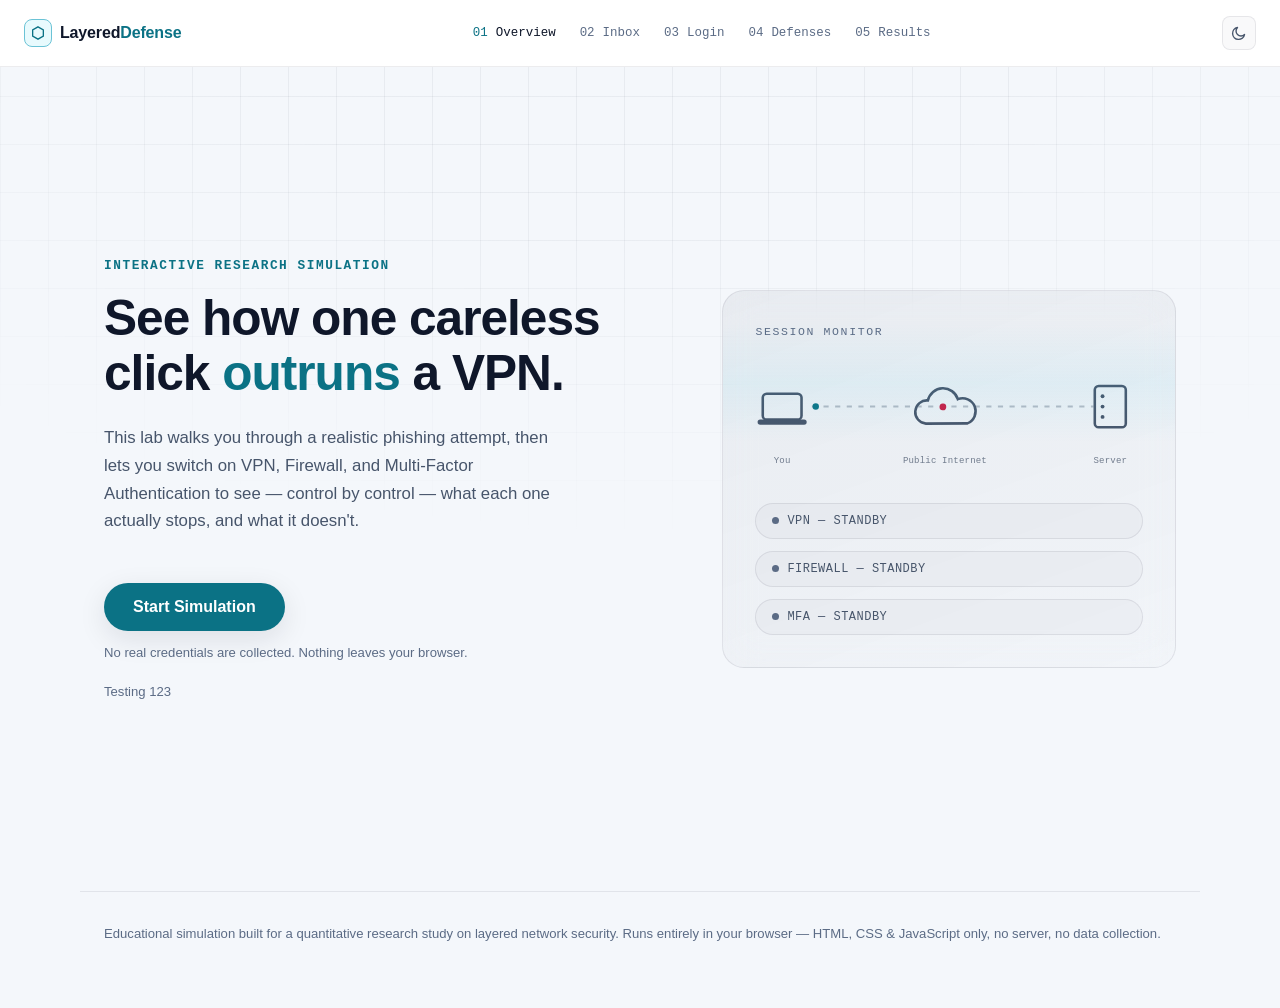
<file: index.html>
<!DOCTYPE html>
<html lang="en">
  <head>
    <meta charset="UTF-8" />
    <meta name="viewport" content="width=device-width, initial-scale=1.0" />
    <title>Layered Defense &mdash; A Phishing Response Simulation</title>
    <meta
      name="description"
      content="An interactive, browser-only simulation showing what a VPN, Firewall, and Multi-Factor Authentication each actually stop during a phishing attack — and what they don't."
    />
    <link rel="stylesheet" href="css/style.css" />

    <!-- Runs before anything below paints, so the page never
         flashes the wrong theme — see theme-init.js for why this
         has no defer/async attribute. -->
    <script src="js/theme-init.js"></script>
  </head>
  <body>
    <!-- Decorative fixed background grid. Hidden from screen readers
         because it carries no information of its own. -->
    <div class="bg-grid" aria-hidden="true"></div>

    <!-- ============================================================
         TOP BAR
         Shown on every page. The step list doubles as an honest
         progress indicator: it tells the participant exactly where
         they are in a real 5-step sequence, not just decoration.
         ============================================================ -->
    <header class="topbar">
      <div class="topbar__brand">
        <span class="brand-mark" aria-hidden="true"><svg width="14" height="14" viewBox="0 0 16 16" focusable="false"><polygon points="8,1 14.1,4.5 14.1,11.5 8,15 1.9,11.5 1.9,4.5" fill="none" stroke="currentColor" stroke-width="1.5" /></svg></span>
        <span class="brand-name"
          >Layered<span class="brand-name-accent">Defense</span></span
        >
      </div>
      <nav class="topbar__progress" aria-label="Simulation progress">
        <span class="step step--current">
          <span class="step__index">01</span>
          <span class="step__label">Overview</span>
        </span>
        <span class="step">
          <span class="step__index">02</span>
          <span class="step__label">Inbox</span>
        </span>
        <span class="step">
          <span class="step__index">03</span>
          <span class="step__label">Login</span>
        </span>
        <span class="step">
          <span class="step__index">04</span>
          <span class="step__label">Defenses</span>
        </span>
        <span class="step">
          <span class="step__index">05</span>
          <span class="step__label">Results</span>
        </span>
      </nav>

      <button
        type="button"
        id="theme-toggle"
        class="theme-toggle"
        aria-label="Switch to light mode"
      >
        <svg class="icon-sun" width="16" height="16" viewBox="0 0 16 16" aria-hidden="true">
          <circle cx="8" cy="8" r="3.2" fill="none" stroke="currentColor" stroke-width="1.4" />
          <g stroke="currentColor" stroke-width="1.4" stroke-linecap="round">
            <line x1="8" y1="0.5" x2="8" y2="2.3" />
            <line x1="8" y1="13.7" x2="8" y2="15.5" />
            <line x1="0.5" y1="8" x2="2.3" y2="8" />
            <line x1="13.7" y1="8" x2="15.5" y2="8" />
            <line x1="2.6" y1="2.6" x2="3.9" y2="3.9" />
            <line x1="12.1" y1="12.1" x2="13.4" y2="13.4" />
            <line x1="2.6" y1="13.4" x2="3.9" y2="12.1" />
            <line x1="12.1" y1="3.9" x2="13.4" y2="2.6" />
          </g>
        </svg>
        <svg class="icon-moon" width="16" height="16" viewBox="0 0 16 16" aria-hidden="true">
          <path
            d="M13.5 9.5A6 6 0 1 1 6.5 2.5 4.8 4.8 0 0 0 13.5 9.5Z"
            fill="none"
            stroke="currentColor"
            stroke-width="1.4"
            stroke-linejoin="round"
          />
        </svg>
      </button>
    </header>

    <!-- ============================================================
         HERO
         Two columns: the pitch + call to action on the left, and a
         small "session monitor" panel on the right that previews the
         laptop → internet → server path used later on the dashboard.
         ============================================================ -->
    <main class="hero">
      <div class="hero__content">
        <p class="eyebrow">Interactive Research Simulation</p>
        <h1 class="hero__title">
          See how one careless click
          <span class="hero__title-accent">outruns</span> a VPN.
        </h1>
        <p class="hero__lede">
          This lab walks you through a realistic phishing attempt, then lets
          you switch on VPN, Firewall, and Multi-Factor Authentication to see
          &mdash; control by control &mdash; what each one actually stops,
          and what it doesn't.
        </p>
        <div class="hero__actions">
          <button type="button" id="start-btn" class="btn btn--primary">
            Start Simulation
          </button>
          <p class="hero__disclaimer">
            No real credentials are collected. Nothing leaves your browser.<br><br> Testing 123
          </p>
        </div>
      </div>

      <div class="hero__console glass" aria-hidden="true">
        <div class="console__scanline"></div>
        <p class="console__label">Session Monitor</p>

        <!-- Network path diagram: Laptop → Internet (with a threat
             indicator) → Office Server, with an animated packet
             traveling along the path. Purely illustrative here; this
             same path becomes interactive on the dashboard page. -->
        <svg
          class="console__diagram"
          viewBox="0 0 300 76"
          role="img"
          aria-label="Diagram of a laptop connecting through the internet to an office server"
        >
          <!-- Laptop -->
          <g transform="translate(6,16)">
            <rect
              x="0"
              y="0"
              width="30"
              height="20"
              rx="3"
              fill="none"
              stroke="currentColor"
              stroke-width="2"
            />
            <rect x="-4" y="20" width="38" height="4" rx="2" fill="currentColor" />
          </g>

          <!-- Connection line -->
          <line
            x1="44"
            y1="26"
            x2="262"
            y2="26"
            stroke="currentColor"
            stroke-width="1.5"
            stroke-dasharray="4 5"
            opacity="0.35"
          />

          <!-- Internet cloud, containing a small threat indicator.
               This path is built from two mirrored pairs of arcs
               (verified programmatically to be symmetric about its
               own center) so it sits level rather than leaning. -->
          <g transform="translate(125,16) rotate (5 40 16)">
            <path
              d="M8 26 a9 9 0 0 1 0-18 a12 12 0 0 1 23-3 a10 10 0 0 1 9 18 z"
              fill="none"
              stroke="currentColor"
              stroke-width="2"
            />
            <circle cx="20" cy="12" r="2.6" fill="var(--color-red)" />
          </g>

          <!-- Office server -->
          <g transform="translate(263,10)">
            <rect
              x="0"
              y="0"
              width="24"
              height="32"
              rx="3"
              fill="none"
              stroke="currentColor"
              stroke-width="2"
            />
            <circle cx="6" cy="8" r="1.5" fill="currentColor" />
            <circle cx="6" cy="16" r="1.5" fill="currentColor" />
            <circle cx="6" cy="24" r="1.5" fill="currentColor" />
          </g>

          <!-- Animated packet traveling from laptop toward the server -->
          <circle
            class="diagram__packet"
            cx="47"
            cy="26"
            r="2.5"
            fill="var(--color-cyan)"
          />

          <!-- Labels so each icon reads as what it represents, not just
               an abstract shape -->
          <text x="21" y="70" text-anchor="middle" class="diagram-caption">You</text>
          <text x="147" y="70" text-anchor="middle" class="diagram-caption">Public Internet</text>
          <text x="275" y="70" text-anchor="middle" class="diagram-caption">Server</text>
        </svg>

        <ul class="console__status">
          <li class="chip chip--standby">
            <span class="chip__dot"></span>VPN &mdash; STANDBY
          </li>
          <li class="chip chip--standby">
            <span class="chip__dot"></span>FIREWALL &mdash; STANDBY
          </li>
          <li class="chip chip--standby">
            <span class="chip__dot"></span>MFA &mdash; STANDBY
          </li>
        </ul>
      </div>
    </main>

    <footer class="site-footer">
      <p>
        Educational simulation built for a quantitative research study on
        layered network security. Runs entirely in your browser &mdash; HTML,
        CSS &amp; JavaScript only, no server, no data collection.
      </p>
    </footer>

    <!-- state.js must load before main.js: main.js calls resetState(),
         which is defined in state.js. -->
    <script src="js/theme.js"></script>
    <script src="js/state.js"></script>
    <script src="js/main.js"></script>
  </body>
</html>
</file>
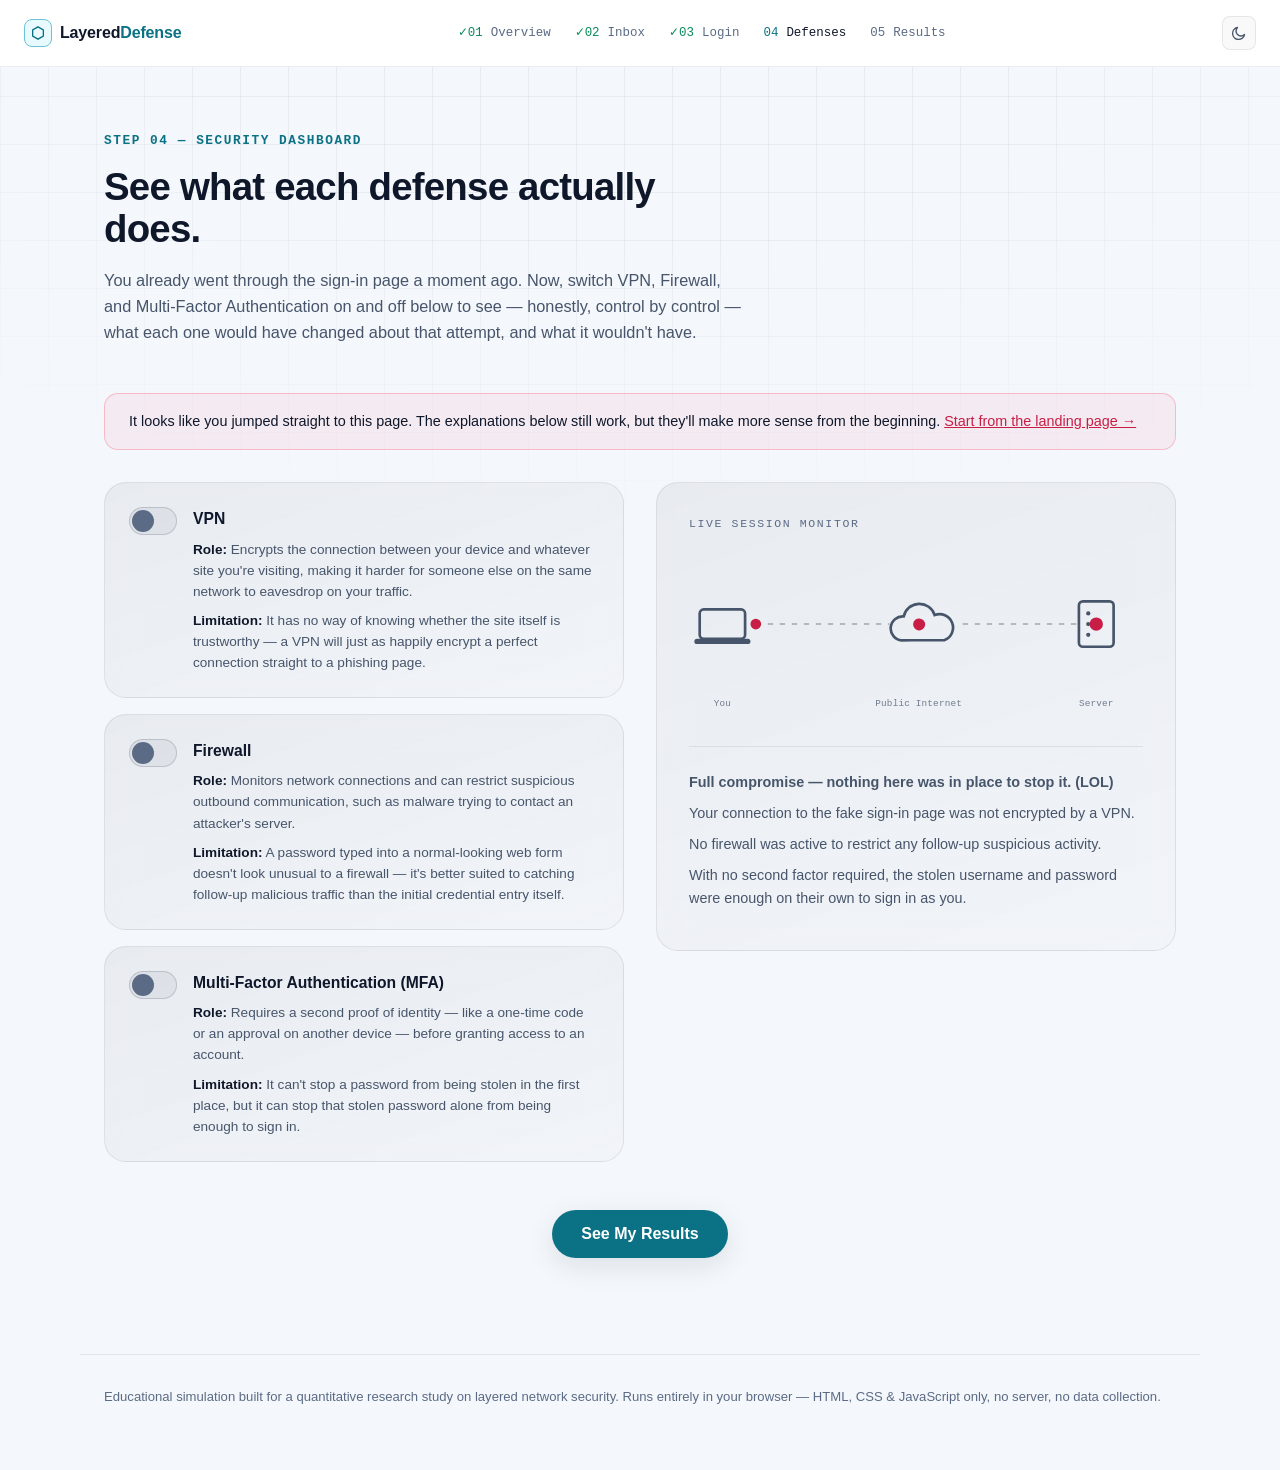
<file: dashboard.html>
<!DOCTYPE html>
<html lang="en">
  <head>
    <meta charset="UTF-8" />
    <meta name="viewport" content="width=device-width, initial-scale=1.0" />
    <title>Security Dashboard &mdash; Layered Defense Simulation</title>
    <meta
      name="description"
      content="Toggle VPN, Firewall, and MFA on and off to see which controls actually change the outcome of a phishing attempt."
    />
    <link rel="stylesheet" href="css/style.css" />

    <!-- Runs before anything below paints, so the page never
         flashes the wrong theme — see theme-init.js for why this
         has no defer/async attribute. -->
    <script src="js/theme-init.js"></script>
  </head>
  <body>
    <div class="bg-grid" aria-hidden="true"></div>

    <header class="topbar">
      <div class="topbar__brand">
        <span class="brand-mark" aria-hidden="true"><svg width="14" height="14" viewBox="0 0 16 16" focusable="false"><polygon points="8,1 14.1,4.5 14.1,11.5 8,15 1.9,11.5 1.9,4.5" fill="none" stroke="currentColor" stroke-width="1.5" /></svg></span>
        <span class="brand-name"
          >Layered<span class="brand-name-accent">Defense</span></span
        >
      </div>
      <nav class="topbar__progress" aria-label="Simulation progress">
        <span class="step step--done">
          <span class="step__index">01</span>
          <span class="step__label">Overview</span>
        </span>
        <span class="step step--done">
          <span class="step__index">02</span>
          <span class="step__label">Inbox</span>
        </span>
        <span class="step step--done">
          <span class="step__index">03</span>
          <span class="step__label">Login</span>
        </span>
        <span class="step step--current">
          <span class="step__index">04</span>
          <span class="step__label">Defenses</span>
        </span>
        <span class="step">
          <span class="step__index">05</span>
          <span class="step__label">Results</span>
        </span>
      </nav>

      <button
        type="button"
        id="theme-toggle"
        class="theme-toggle"
        aria-label="Switch to light mode"
      >
        <svg class="icon-sun" width="16" height="16" viewBox="0 0 16 16" aria-hidden="true">
          <circle cx="8" cy="8" r="3.2" fill="none" stroke="currentColor" stroke-width="1.4" />
          <g stroke="currentColor" stroke-width="1.4" stroke-linecap="round">
            <line x1="8" y1="0.5" x2="8" y2="2.3" />
            <line x1="8" y1="13.7" x2="8" y2="15.5" />
            <line x1="0.5" y1="8" x2="2.3" y2="8" />
            <line x1="13.7" y1="8" x2="15.5" y2="8" />
            <line x1="2.6" y1="2.6" x2="3.9" y2="3.9" />
            <line x1="12.1" y1="12.1" x2="13.4" y2="13.4" />
            <line x1="2.6" y1="13.4" x2="3.9" y2="12.1" />
            <line x1="12.1" y1="3.9" x2="13.4" y2="2.6" />
          </g>
        </svg>
        <svg class="icon-moon" width="16" height="16" viewBox="0 0 16 16" aria-hidden="true">
          <path
            d="M13.5 9.5A6 6 0 1 1 6.5 2.5 4.8 4.8 0 0 0 13.5 9.5Z"
            fill="none"
            stroke="currentColor"
            stroke-width="1.4"
            stroke-linejoin="round"
          />
        </svg>
      </button>
    </header>

    <main class="page-main">
      <section class="page-intro">
        <p class="eyebrow">Step 04 &mdash; Security Dashboard</p>
        <h1 class="page-title">See what each defense actually does.</h1>
        <p class="page-lede">
          You already went through the sign-in page a moment ago. Now, switch
          VPN, Firewall, and Multi-Factor Authentication on and off below to
          see &mdash; honestly, control by control &mdash; what each one
          would have changed about that attempt, and what it wouldn't have.
        </p>
      </section>

      <!-- Shown only if state shows the participant skipped the email
           and login pages, so the "you already went through this"
           framing above doesn't confuse someone arriving fresh. -->
      <div id="early-arrival-notice" class="notice" hidden>
        <p>
          It looks like you jumped straight to this page. The explanations
          below still work, but they'll make more sense from the beginning.
          <a href="index.html">Start from the landing page &rarr;</a>
        </p>
      </div>

      <div class="dashboard-grid">
        <!-- Left column: the three toggle rows, built by dashboard.js
             from the CONTROLS data in scoring.js. -->
        <div id="controls-list" class="controls-list" aria-label="Security controls">
          <!-- Filled in by dashboard.js -->
        </div>

        <!-- Right column: a live diagram + plain-language explanation
             that update instantly whenever a toggle changes. -->
        <div class="dashboard-panel glass">
          <p class="console__label">Live Session Monitor</p>

          <svg
            class="dashboard-diagram"
            viewBox="0 0 340 112"
            role="img"
            aria-label="Diagram of your device, the internet, and the server, updating live as you toggle each control"
          >
            <!-- Laptop -->
            <g transform="translate(8,34)">
              <rect x="0" y="0" width="34" height="22" rx="3" fill="none" stroke="currentColor" stroke-width="2" />
              <rect x="-4" y="22" width="42" height="4" rx="2" fill="currentColor" />
            </g>

            <!-- VPN lock icon: appears near the laptop once VPN is on -->
            <g id="vpn-lock" class="control-icon" transform="translate(18,8)">
              <rect x="0" y="6" width="14" height="10" rx="2" fill="none" stroke="var(--color-cyan)" stroke-width="2" />
              <path d="M3 6 v-2 a4 4 0 0 1 8 0 v2" fill="none" stroke="var(--color-cyan)" stroke-width="2" />
            </g>

            <!-- Connection: laptop -> internet -->
            <line x1="50" y1="45" x2="150" y2="45" stroke="currentColor" stroke-width="1.5" stroke-dasharray="4 5" opacity="0.35" />

            <!-- Internet cloud with a small threat indicator. Same
                 verified-symmetric path as the landing page's diagram,
                 so both diagrams' cloud icons match exactly. -->
            <g transform="translate(152,34) rotate (5 40 16)">
              <path d="M8 26 a9 9 0 0 1 0-18 a12 12 0 0 1 23-3 a10 10 0 0 1 9 18 z" fill="none" stroke="currentColor" stroke-width="2" />
              <circle cx="20" cy="13" r="4.5" fill="var(--color-red)" />
            </g>

            <!-- Firewall shield icon: appears near the cloud once Firewall is on -->
            <g id="firewall-shield" class="control-icon" transform="translate(165,64)">
              <path d="M7 0 L14 3 V10 C14 15 10 18 7 19 C4 18 0 15 0 10 V3 Z" fill="none" stroke="var(--color-green)" stroke-width="2" />
            </g>

            <!-- Connection: internet -> server -->
            <line x1="205" y1="45" x2="290" y2="45" stroke="currentColor" stroke-width="1.5" stroke-dasharray="4 5" opacity="0.35" />

            <!-- Server -->
            <g transform="translate(292,28)">
              <rect x="0" y="0" width="26" height="34" rx="3" fill="none" stroke="currentColor" stroke-width="2" />
              <circle cx="7" cy="9" r="1.6" fill="currentColor" />
              <circle cx="7" cy="17" r="1.6" fill="currentColor" />
              <circle cx="7" cy="25" r="1.6" fill="currentColor" />
            </g>

            <!-- MFA lock icon: appears near the server once MFA is on -->
            <g id="mfa-lock" class="control-icon" transform="translate(297,2)">
              <rect x="0" y="6" width="14" height="10" rx="2" fill="none" stroke="var(--color-cyan)" stroke-width="2" />
              <path d="M3 6 v-2 a4 4 0 0 1 8 0 v2" fill="none" stroke="var(--color-cyan)" stroke-width="2" />
            </g>

            <!-- Breach indicator: a pulsing red dot, shown when the
                 stolen credentials were enough to sign in (MFA off) -->
            <circle id="breach-indicator" class="control-icon breach-indicator" cx="305" cy="45" r="5" fill="var(--color-red)" />

            <!-- Blocked mark: a small check mark, shown when MFA
                 stopped the stolen credentials from being used -->
            <g id="blocked-mark" class="control-icon" transform="translate(299,70)">
              <path d="M0 4 L4 8 L12 0" fill="none" stroke="var(--color-green)" stroke-width="2.5" stroke-linecap="round" stroke-linejoin="round" />
            </g>

            <!-- Animated packet traveling from laptop toward the server.
                 Its color (set in dashboard.js) reflects the outcome:
                 cyan while traveling, then red (breached) or green
                 (blocked) depending on whether MFA is on. -->
            <circle id="dash-packet" class="diagram__packet" cx="50" cy="45" r="4" />

            <!-- Labels so each icon reads as what it represents, not just
                 an abstract shape -->
            <text x="25" y="106" text-anchor="middle" class="diagram-caption">You</text>
            <text x="172" y="106" text-anchor="middle" class="diagram-caption">Public Internet</text>
            <text x="305" y="106" text-anchor="middle" class="diagram-caption">Server</text>
          </svg>

          <!-- Filled in by dashboard.js every time a toggle changes -->
          <div id="live-explanation" class="live-explanation" aria-live="polite">
            <!-- Filled in by dashboard.js -->
          </div>
        </div>
      </div>

      <div class="dashboard-continue">
        <button type="button" id="continue-btn" class="btn btn--primary">
          See My Results
        </button>
      </div>
    </main>

    <footer class="site-footer">
      <p>
        Educational simulation built for a quantitative research study on
        layered network security. Runs entirely in your browser &mdash; HTML,
        CSS &amp; JavaScript only, no server, no data collection.
      </p>
    </footer>

    <!-- Load order matters: state.js (setState/getState/escapeHtml),
         then scoring.js (CONTROLS/getOutcome), then dashboard.js. -->
    <script src="js/theme.js"></script>
    <script src="js/state.js"></script>
    <script src="js/scoring.js"></script>
    <script src="js/dashboard.js"></script>
  </body>
</html>
</file>
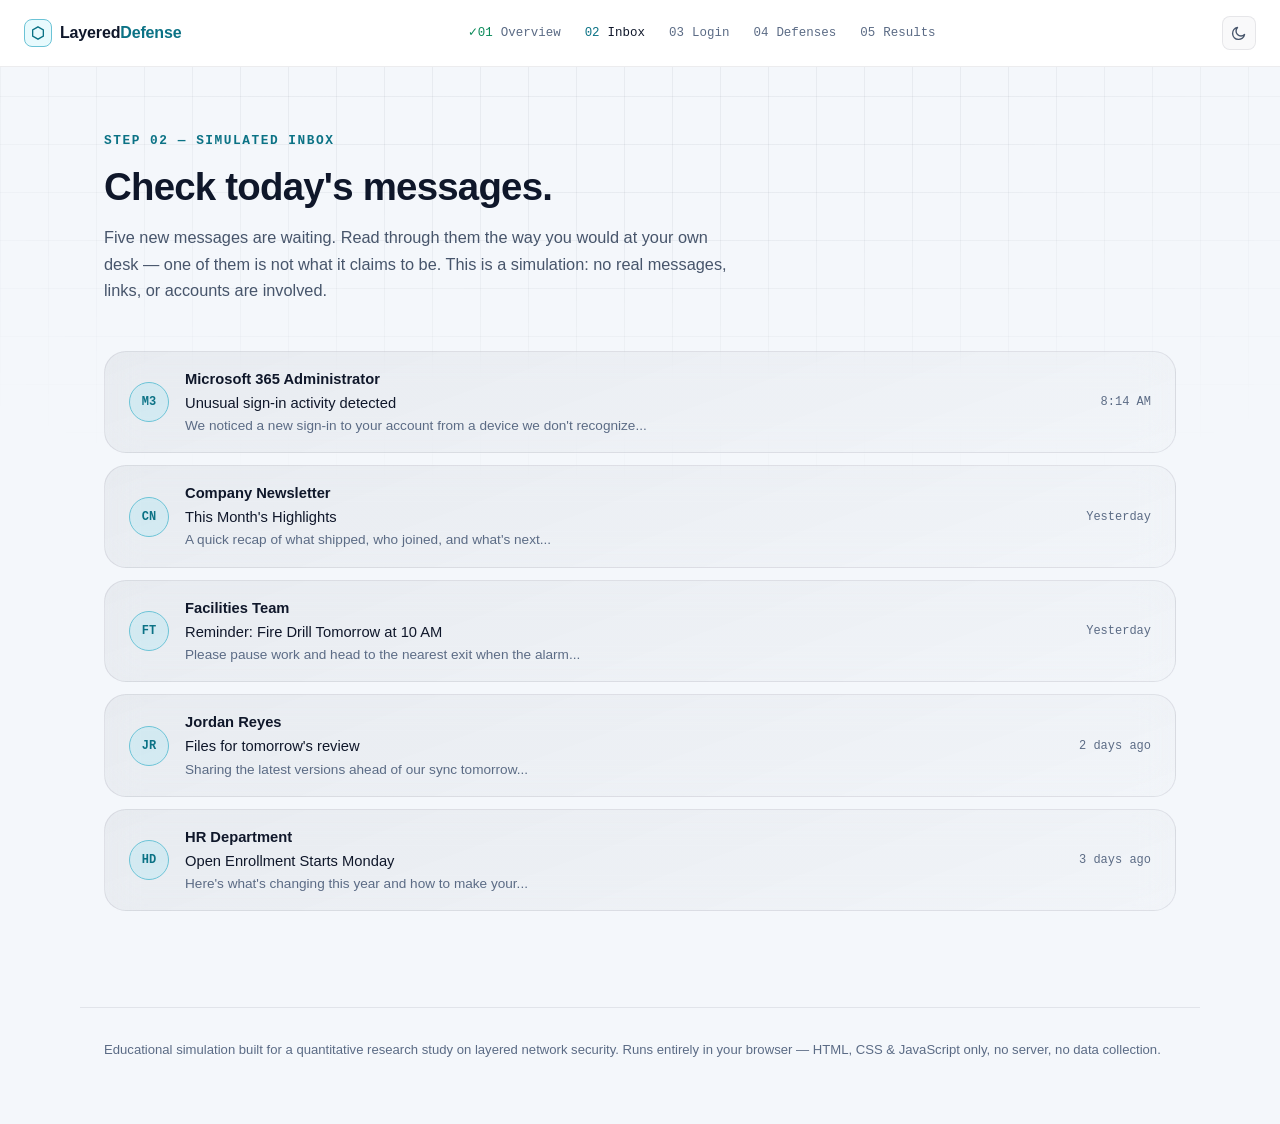
<file: email.html>
<!DOCTYPE html>
<html lang="en">
  <head>
    <meta charset="UTF-8" />
    <meta name="viewport" content="width=device-width, initial-scale=1.0" />
    <title>Inbox &mdash; Layered Defense Simulation</title>
    <meta
      name="description"
      content="A simulated inbox with five messages. One of them is a phishing attempt — can you spot it before you click?"
    />
    <link rel="stylesheet" href="css/style.css" />

    <!-- Runs before anything below paints, so the page never
         flashes the wrong theme — see theme-init.js for why this
         has no defer/async attribute. -->
    <script src="js/theme-init.js"></script>
  </head>
  <body>
    <div class="bg-grid" aria-hidden="true"></div>

    <header class="topbar">
      <div class="topbar__brand">
        <span class="brand-mark" aria-hidden="true"><svg width="14" height="14" viewBox="0 0 16 16" focusable="false"><polygon points="8,1 14.1,4.5 14.1,11.5 8,15 1.9,11.5 1.9,4.5" fill="none" stroke="currentColor" stroke-width="1.5" /></svg></span>
        <span class="brand-name"
          >Layered<span class="brand-name-accent">Defense</span></span
        >
      </div>
      <nav class="topbar__progress" aria-label="Simulation progress">
        <span class="step step--done">
          <span class="step__index">01</span>
          <span class="step__label">Overview</span>
        </span>
        <span class="step step--current">
          <span class="step__index">02</span>
          <span class="step__label">Inbox</span>
        </span>
        <span class="step">
          <span class="step__index">03</span>
          <span class="step__label">Login</span>
        </span>
        <span class="step">
          <span class="step__index">04</span>
          <span class="step__label">Defenses</span>
        </span>
        <span class="step">
          <span class="step__index">05</span>
          <span class="step__label">Results</span>
        </span>
      </nav>

      <button
        type="button"
        id="theme-toggle"
        class="theme-toggle"
        aria-label="Switch to light mode"
      >
        <svg class="icon-sun" width="16" height="16" viewBox="0 0 16 16" aria-hidden="true">
          <circle cx="8" cy="8" r="3.2" fill="none" stroke="currentColor" stroke-width="1.4" />
          <g stroke="currentColor" stroke-width="1.4" stroke-linecap="round">
            <line x1="8" y1="0.5" x2="8" y2="2.3" />
            <line x1="8" y1="13.7" x2="8" y2="15.5" />
            <line x1="0.5" y1="8" x2="2.3" y2="8" />
            <line x1="13.7" y1="8" x2="15.5" y2="8" />
            <line x1="2.6" y1="2.6" x2="3.9" y2="3.9" />
            <line x1="12.1" y1="12.1" x2="13.4" y2="13.4" />
            <line x1="2.6" y1="13.4" x2="3.9" y2="12.1" />
            <line x1="12.1" y1="3.9" x2="13.4" y2="2.6" />
          </g>
        </svg>
        <svg class="icon-moon" width="16" height="16" viewBox="0 0 16 16" aria-hidden="true">
          <path
            d="M13.5 9.5A6 6 0 1 1 6.5 2.5 4.8 4.8 0 0 0 13.5 9.5Z"
            fill="none"
            stroke="currentColor"
            stroke-width="1.4"
            stroke-linejoin="round"
          />
        </svg>
      </button>
    </header>

    <main class="page-main">
      <section class="page-intro">
        <p class="eyebrow">Step 02 &mdash; Simulated Inbox</p>
        <h1 class="page-title">Check today's messages.</h1>
        <p class="page-lede">
          Five new messages are waiting. Read through them the way you would
          at your own desk &mdash; one of them is not what it claims to be.
          This is a simulation: no real messages, links, or accounts are
          involved.
        </p>
      </section>

      <!-- LIST VIEW: the inbox itself. Shown by default. -->
      <section id="inbox-list-view" aria-label="Inbox">
        <ul id="email-list" class="email-list">
          <!-- Filled in by email.js -->
        </ul>
      </section>

      <!-- DETAIL VIEW: one opened message. Hidden until a message is
           clicked; email.js toggles which of these two sections is
           visible. tabindex="-1" lets JS move keyboard focus here
           without adding it to the normal tab order. -->
      <section
        id="inbox-detail-view"
        class="email-detail glass"
        aria-label="Open message"
        tabindex="-1"
        hidden
      >
        <!-- Filled in by email.js -->
      </section>
    </main>

    <footer class="site-footer">
      <p>
        Educational simulation built for a quantitative research study on
        layered network security. Runs entirely in your browser &mdash; HTML,
        CSS &amp; JavaScript only, no server, no data collection.
      </p>
    </footer>

    <!-- state.js first (email.js calls setState), then email.js. -->
    <script src="js/theme.js"></script>
    <script src="js/state.js"></script>
    <script src="js/email.js"></script>
  </body>
</html>
</file>
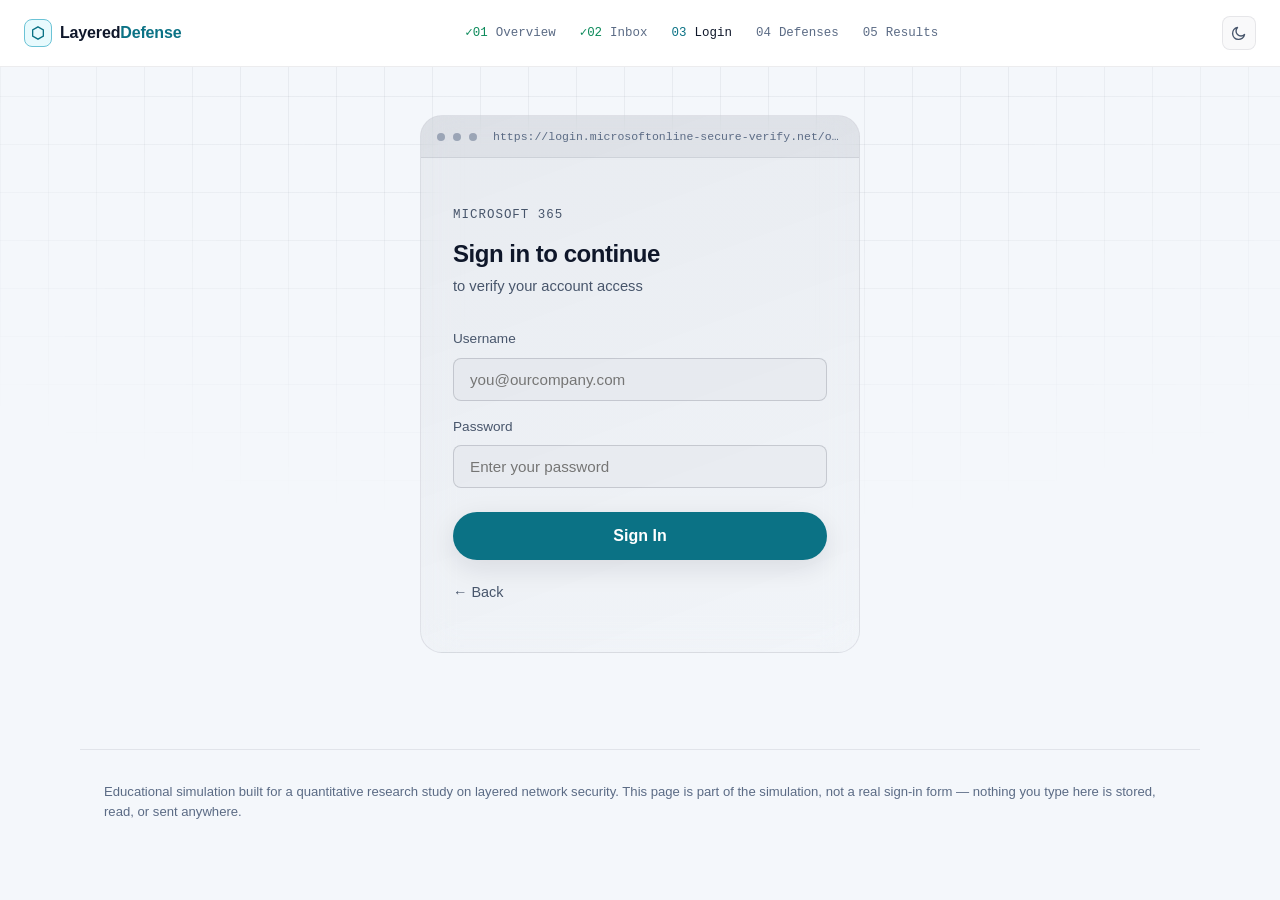
<file: login.html>
<!DOCTYPE html>
<html lang="en">
  <head>
    <meta charset="UTF-8" />
    <meta name="viewport" content="width=device-width, initial-scale=1.0" />
    <title>Sign In &mdash; Layered Defense Simulation</title>
    <meta
      name="description"
      content="A simulated fake login page. Nothing typed here is stored, read, or sent anywhere."
    />
    <link rel="stylesheet" href="css/style.css" />

    <!-- Runs before anything below paints, so the page never
         flashes the wrong theme — see theme-init.js for why this
         has no defer/async attribute. -->
    <script src="js/theme-init.js"></script>
  </head>
  <body>
    <div class="bg-grid" aria-hidden="true"></div>

    <header class="topbar">
      <div class="topbar__brand">
        <span class="brand-mark" aria-hidden="true"><svg width="14" height="14" viewBox="0 0 16 16" focusable="false"><polygon points="8,1 14.1,4.5 14.1,11.5 8,15 1.9,11.5 1.9,4.5" fill="none" stroke="currentColor" stroke-width="1.5" /></svg></span>
        <span class="brand-name"
          >Layered<span class="brand-name-accent">Defense</span></span
        >
      </div>
      <nav class="topbar__progress" aria-label="Simulation progress">
        <span class="step step--done">
          <span class="step__index">01</span>
          <span class="step__label">Overview</span>
        </span>
        <span class="step step--done">
          <span class="step__index">02</span>
          <span class="step__label">Inbox</span>
        </span>
        <span class="step step--current">
          <span class="step__index">03</span>
          <span class="step__label">Login</span>
        </span>
        <span class="step">
          <span class="step__index">04</span>
          <span class="step__label">Defenses</span>
        </span>
        <span class="step">
          <span class="step__index">05</span>
          <span class="step__label">Results</span>
        </span>
      </nav>

      <button
        type="button"
        id="theme-toggle"
        class="theme-toggle"
        aria-label="Switch to light mode"
      >
        <svg class="icon-sun" width="16" height="16" viewBox="0 0 16 16" aria-hidden="true">
          <circle cx="8" cy="8" r="3.2" fill="none" stroke="currentColor" stroke-width="1.4" />
          <g stroke="currentColor" stroke-width="1.4" stroke-linecap="round">
            <line x1="8" y1="0.5" x2="8" y2="2.3" />
            <line x1="8" y1="13.7" x2="8" y2="15.5" />
            <line x1="0.5" y1="8" x2="2.3" y2="8" />
            <line x1="13.7" y1="8" x2="15.5" y2="8" />
            <line x1="2.6" y1="2.6" x2="3.9" y2="3.9" />
            <line x1="12.1" y1="12.1" x2="13.4" y2="13.4" />
            <line x1="2.6" y1="13.4" x2="3.9" y2="12.1" />
            <line x1="12.1" y1="3.9" x2="13.4" y2="2.6" />
          </g>
        </svg>
        <svg class="icon-moon" width="16" height="16" viewBox="0 0 16 16" aria-hidden="true">
          <path
            d="M13.5 9.5A6 6 0 1 1 6.5 2.5 4.8 4.8 0 0 0 13.5 9.5Z"
            fill="none"
            stroke="currentColor"
            stroke-width="1.4"
            stroke-linejoin="round"
          />
        </svg>
      </button>
    </header>

    <main class="page-main login-main">
      <!-- A small simulated browser window. Its address bar shows the
           SAME lookalike URL introduced on the inbox page, so a
           participant who checks it here can still catch the
           mismatch — this page never explicitly points it out. -->
      <div class="fake-browser glass">
        <div class="fake-browser__bar" aria-hidden="true">
          <span class="fake-browser__dot"></span>
          <span class="fake-browser__dot"></span>
          <span class="fake-browser__dot"></span>
          <span class="fake-browser__url" id="fake-url"></span>
        </div>

        <div class="login-card">
          <p class="login-card__brand">Microsoft 365</p>
          <h1 class="login-card__title">Sign in to continue</h1>
          <p class="login-card__subtitle">to verify your account access</p>

          <!-- novalidate: this is a simulation, so we don't want the
               browser's own "please fill this field" validation to
               get in the way of the exercise. -->
          <form id="fake-login-form" novalidate>
            <label class="field">
              <span class="field__label">Username</span>
              <input
                type="text"
                id="username"
                name="username"
                autocomplete="off"
                placeholder="you@ourcompany.com"
                required
              />
            </label>
            <label class="field">
              <span class="field__label">Password</span>
              <input
                type="password"
                id="password"
                name="password"
                autocomplete="off"
                placeholder="Enter your password"
                required
              />
            </label>

            <!-- Hidden by default. login.js shows this (and turns the
                 empty field's border red) if Sign In is pressed while
                 Username or Password is still blank. aria-live means a
                 screen reader announces it the moment it appears. -->
            <p id="login-error" class="field-error" role="alert" aria-live="polite" hidden>
              Please fill in both fields before continuing.
            </p>

            <button type="submit" class="btn btn--primary btn--full">
              Sign In
            </button>
          </form>

          <button type="button" id="back-btn" class="btn-back">
            &larr; Back
          </button>
        </div>
      </div>
    </main>

    <footer class="site-footer">
      <p>
        Educational simulation built for a quantitative research study on
        layered network security. This page is part of the simulation, not a
        real sign-in form &mdash; nothing you type here is stored, read, or
        sent anywhere.
      </p>
    </footer>

    <!-- state.js first (defines setState + PHISHING_REAL_URL), then login.js. -->
    <script src="js/theme.js"></script>
    <script src="js/state.js"></script>
    <script src="js/login.js"></script>
  </body>
</html>
</file>
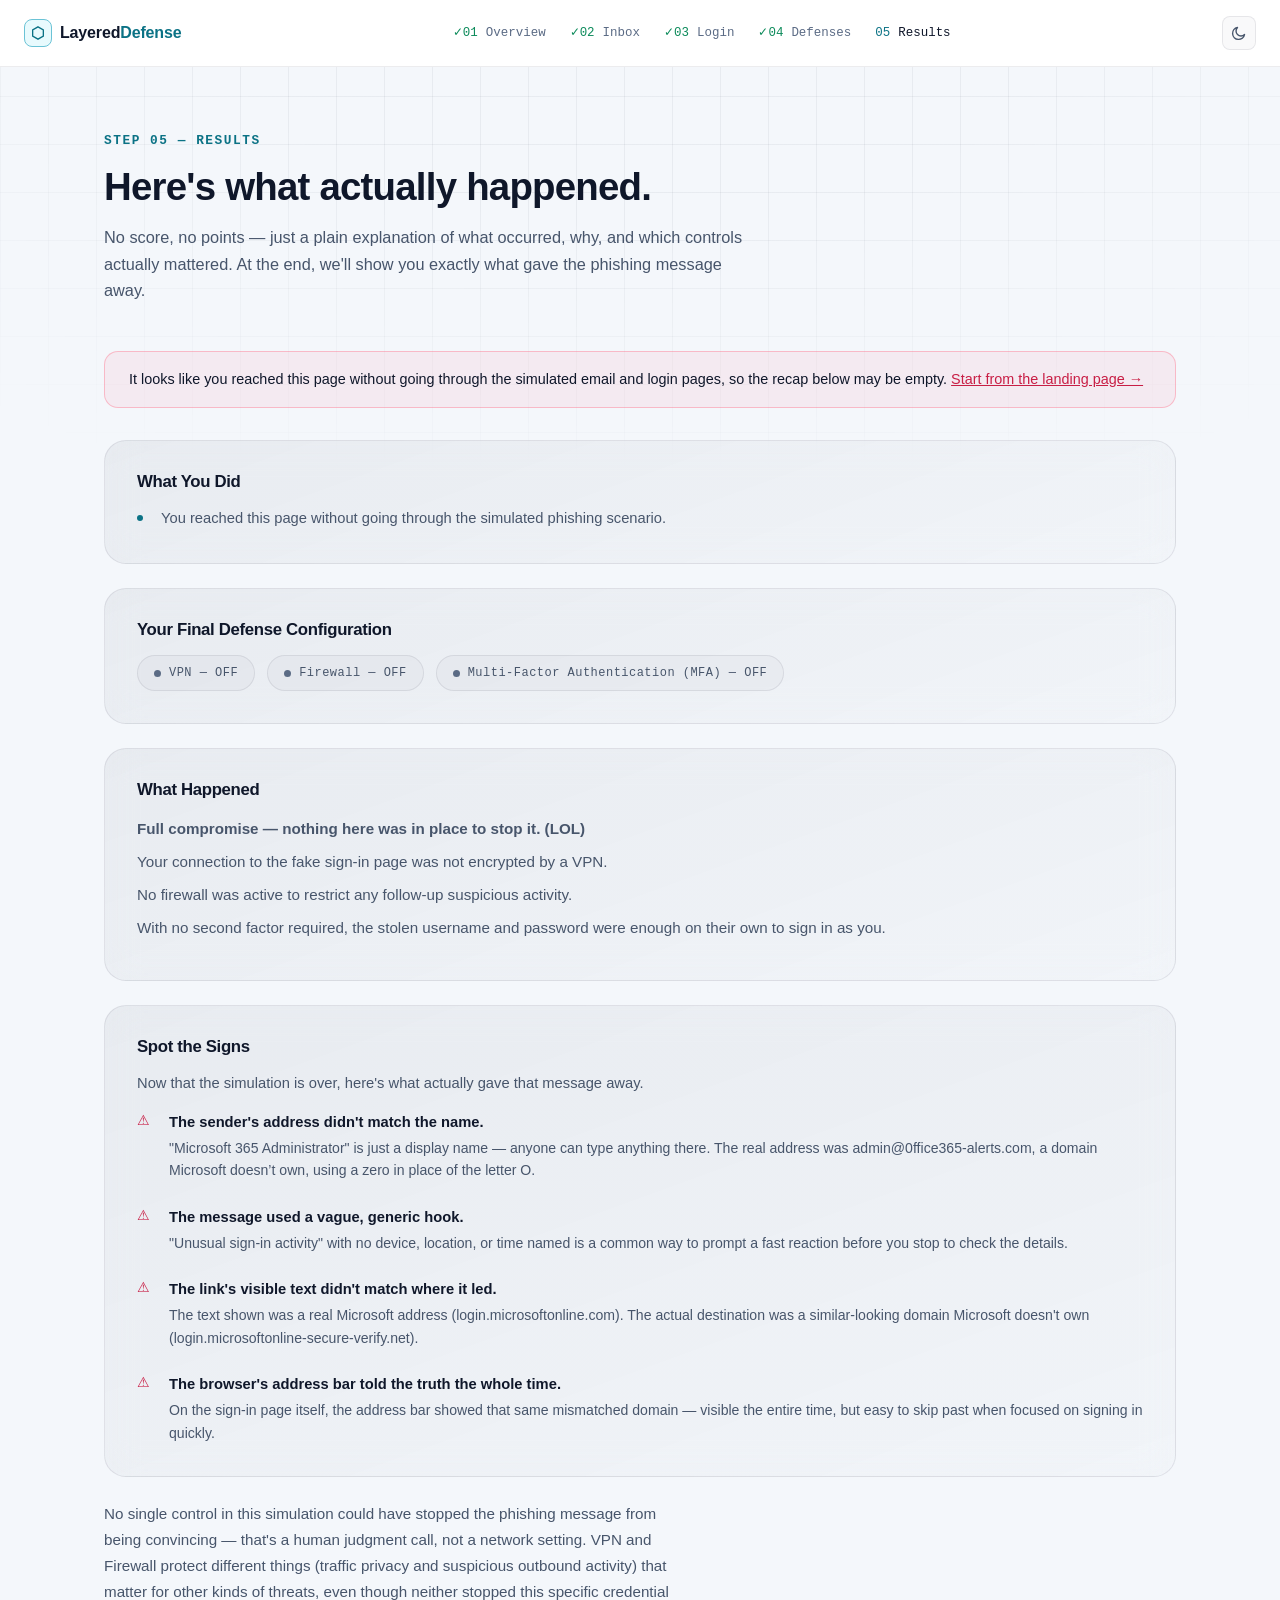
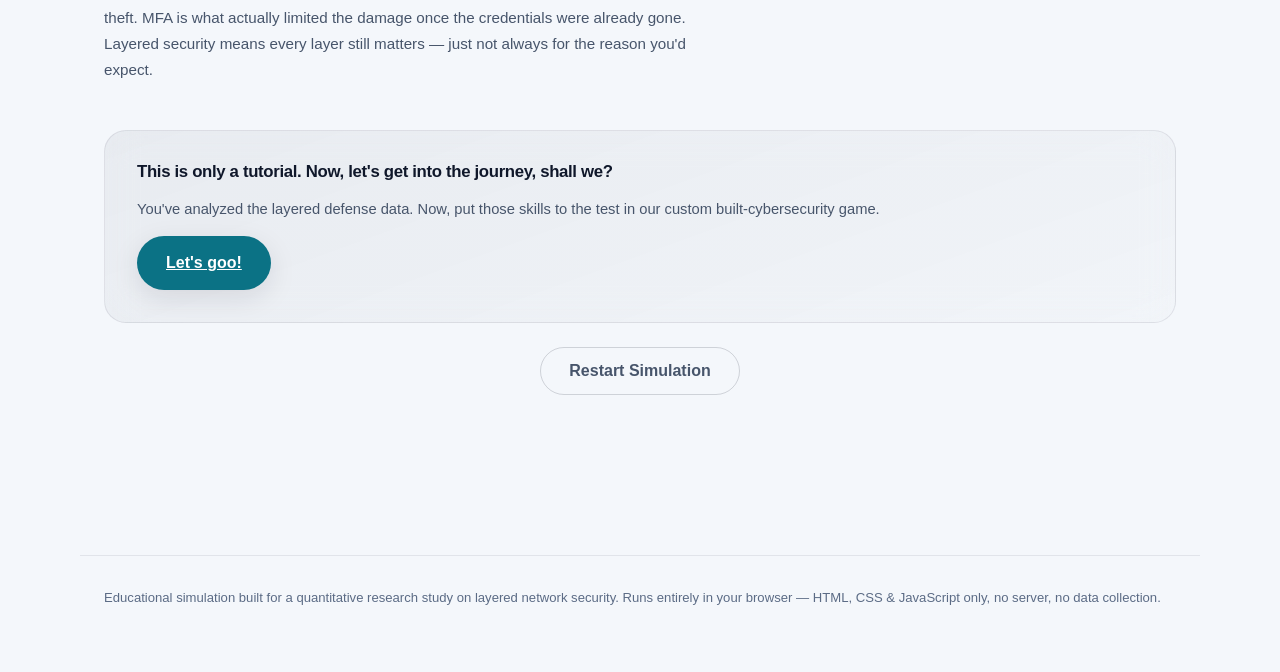
<file: results.html>
<!DOCTYPE html>
<html lang="en">
  <head>
    <meta charset="UTF-8" />
    <meta name="viewport" content="width=device-width, initial-scale=1.0" />
    <title>Results &mdash; Layered Defense Simulation</title>
    <meta
      name="description"
      content="A plain-language explanation of what happened in the simulation, plus the phishing warning signs revealed."
    />
    <link rel="stylesheet" href="css/style.css" />

    <!-- Runs before anything below paints, so the page never
         flashes the wrong theme — see theme-init.js for why this
         has no defer/async attribute. -->
    <script src="js/theme-init.js"></script>
  </head>
  <body>
    <div class="bg-grid" aria-hidden="true"></div>

    <header class="topbar">
      <div class="topbar__brand">
        <span class="brand-mark" aria-hidden="true"><svg width="14" height="14" viewBox="0 0 16 16" focusable="false"><polygon points="8,1 14.1,4.5 14.1,11.5 8,15 1.9,11.5 1.9,4.5" fill="none" stroke="currentColor" stroke-width="1.5" /></svg></span>
        <span class="brand-name"
          >Layered<span class="brand-name-accent">Defense</span></span
        >
      </div>
      <nav class="topbar__progress" aria-label="Simulation progress">
        <span class="step step--done">
          <span class="step__index">01</span>
          <span class="step__label">Overview</span>
        </span>
        <span class="step step--done">
          <span class="step__index">02</span>
          <span class="step__label">Inbox</span>
        </span>
        <span class="step step--done">
          <span class="step__index">03</span>
          <span class="step__label">Login</span>
        </span>
        <span class="step step--done">
          <span class="step__index">04</span>
          <span class="step__label">Defenses</span>
        </span>
        <span class="step step--current">
          <span class="step__index">05</span>
          <span class="step__label">Results</span>
        </span>
      </nav>

      <button
        type="button"
        id="theme-toggle"
        class="theme-toggle"
        aria-label="Switch to light mode"
      >
        <svg class="icon-sun" width="16" height="16" viewBox="0 0 16 16" aria-hidden="true">
          <circle cx="8" cy="8" r="3.2" fill="none" stroke="currentColor" stroke-width="1.4" />
          <g stroke="currentColor" stroke-width="1.4" stroke-linecap="round">
            <line x1="8" y1="0.5" x2="8" y2="2.3" />
            <line x1="8" y1="13.7" x2="8" y2="15.5" />
            <line x1="0.5" y1="8" x2="2.3" y2="8" />
            <line x1="13.7" y1="8" x2="15.5" y2="8" />
            <line x1="2.6" y1="2.6" x2="3.9" y2="3.9" />
            <line x1="12.1" y1="12.1" x2="13.4" y2="13.4" />
            <line x1="2.6" y1="13.4" x2="3.9" y2="12.1" />
            <line x1="12.1" y1="3.9" x2="13.4" y2="2.6" />
          </g>
        </svg>
        <svg class="icon-moon" width="16" height="16" viewBox="0 0 16 16" aria-hidden="true">
          <path
            d="M13.5 9.5A6 6 0 1 1 6.5 2.5 4.8 4.8 0 0 0 13.5 9.5Z"
            fill="none"
            stroke="currentColor"
            stroke-width="1.4"
            stroke-linejoin="round"
          />
        </svg>
      </button>
    </header>

    <main class="page-main">
      <section class="page-intro">
        <p class="eyebrow">Step 05 &mdash; Results</p>
        <h1 class="page-title">Here's what actually happened.</h1>
        <p class="page-lede">
          No score, no points &mdash; just a plain explanation of what
          occurred, why, and which controls actually mattered. At the end,
          we'll show you exactly what gave the phishing message away.
        </p>
      </section>

      <div id="early-arrival-notice" class="notice" hidden>
        <p>
          It looks like you reached this page without going through the
          simulated email and login pages, so the recap below may be empty.
          <a href="index.html">Start from the landing page &rarr;</a>
        </p>
      </div>

      <section class="results-section">
        <div class="results-card glass">
          <h2>What You Did</h2>
          <ul id="recap-list" class="recap-list">
            <!-- Filled in by results.js -->
          </ul>
        </div>
      </section>

      <section class="results-section">
        <div class="results-card glass">
          <h2>Your Final Defense Configuration</h2>
          <div id="config-chips" class="config-chips">
            <!-- Filled in by results.js -->
          </div>
        </div>
      </section>

      <section class="results-section">
        <div class="results-card glass">
          <h2>What Happened</h2>
          <div id="outcome-panel">
            <!-- Filled in by results.js -->
          </div>
        </div>
      </section>

      <section class="results-section">
        <div class="results-card glass">
          <h2>Spot the Signs</h2>
          <p class="results-card__note">
            Now that the simulation is over, here's what actually gave that
            message away.
          </p>
          <ul id="indicator-list" class="indicator-list">
            <!-- Filled in by results.js -->
          </ul>
        </div>
      </section>

      <p class="takeaway">
        No single control in this simulation could have stopped the phishing
        message from being convincing &mdash; that's a human judgment call,
        not a network setting. VPN and Firewall protect different things
        (traffic privacy and suspicious outbound activity) that matter for
        other kinds of threats, even though neither stopped this specific
        credential theft. MFA is what actually limited the damage once the
        credentials were already gone. Layered security means every layer
        still matters &mdash; just not always for the reason you'd expect.
      </p>

      <!-- ============================================================
           RESEARCH SURVEY LINK
           If you're using this simulation as part of a study, this is
           where participants continue on to your post-test / feedback
           form once they've read their results.

           TO ADD YOUR GOOGLE FORM:
           Replace the href value below (currently a placeholder) with
           your real Google Form link. That's the only change needed —
           everything else (new tab, styling) already works.
           ============================================================ -->
      <section class="results-section">
        <div class="results-card glass survey-card">
          <h2>This is only a tutorial. Now, let's get into the journey, shall we?</h2>
          <p class="results-card__note">
            You've analyzed the layered defense data. Now, put those skills to the test in our custom built-cybersecurity game.
          </p>
          <a
            href="PASTE_YOUR_GOOGLE_FORM_LINK_HERE"
            target="_blank"
            rel="noopener noreferrer"
            class="btn btn--primary"
          >
            Let's goo!
          </a>
        </div>
      </section>

      <div class="results-restart">
        <button type="button" id="restart-btn" class="btn btn--secondary">
          Restart Simulation
        </button>
      </div>
    </main>

    <footer class="site-footer">
      <p>
        Educational simulation built for a quantitative research study on
        layered network security. Runs entirely in your browser &mdash; HTML,
        CSS &amp; JavaScript only, no server, no data collection.
      </p>
    </footer>

    <!-- Load order matters: state.js (getState/resetState/escapeHtml),
         then scoring.js (CONTROLS/getOutcome), then results.js. -->
    <script src="js/theme.js"></script>
    <script src="js/state.js"></script>
    <script src="js/scoring.js"></script>
    <script src="js/results.js"></script>
  </body>
</html>
</file>
<file: css/style.css>
/*
  ============================================================
  style.css — Shared design system for the whole simulator
  ============================================================
  This file is loaded by EVERY page in the project, so it is
  split into two kinds of sections:

    1) DESIGN SYSTEM  — colors, type, spacing, buttons, cards,
       the top bar, chips, etc. These are reused on every page
       (email inbox, login, dashboard, results).

    2) PAGE-SPECIFIC   — styles only used on the landing page
       (the hero layout and its console/diagram graphic).
       These are clearly marked and can safely be ignored when
       building later pages, or split into their own file later
       if the project grows.

  Section list (search for these comments to jump around):
    1. Design tokens (CSS custom properties)
    2. Reset & base styles
    3. Typography
    4. Layout helpers
    5. Top bar / progress steps
    6. Buttons
    7. Glass panel component
    8. Status chips
    9. Landing page: hero layout
    10. Landing page: console + network diagram
    11. Footer
    12. Motion & accessibility
    13. Responsive breakpoints
  ============================================================
*/

/* ============================================================
   1. DESIGN TOKENS
   All colors, fonts, spacing and other repeated values live
   here as CSS custom properties ("variables"), so every page
   and every component pulls from the same palette. Changing a
   value here updates the whole site.
   ============================================================ */
:root {
  /* --- Color: backgrounds --- */
  --color-bg: #070b14; /* page background — deep navy, almost black */
  --color-bg-elevated: #0e1526; /* top bar / raised surfaces */
  --color-panel: #101a2e; /* base tint behind glass panels */
  --color-border: rgba(255, 255, 255, 0.09);
  --color-border-strong: rgba(255, 255, 255, 0.16);

  /* --- Color: accents ---
     Cyan = data / encryption. Green = safe / secure state.
     Red = threat / danger. Used sparingly and always on purpose. */
  --color-cyan: #3fd3f2;
  --color-cyan-dim: #1c8fae;
  --color-green: #3eeba6;
  --color-red: #ff5c7a;

  /* --- Color: text --- */
  --color-text: #eaf0fb;
  --color-text-muted: #8996b3;
  --color-text-faint: #5b6784;

  /* Text color to use ON TOP of a solid --color-cyan fill (e.g. the
     primary button). Dark text reads best on this theme's bright
     cyan; the light theme's deeper teal needs the opposite. */
  --color-on-accent: #04141a;

  /* --- Color: surfaces ---
     Small reusable tint values used by several components (the
     glass-panel gradient, chip backgrounds, input fields, the
     background grid). Named by strength rather than by component,
     since the SAME faint/medium tint shows up in several places. */
  --surface-tint: rgba(255, 255, 255, 0.03); /* faint — chips, inputs */
  --surface-tint-strong: rgba(255, 255, 255, 0.06); /* glass start, toggle bg */
  --glass-fade: rgba(255, 255, 255, 0.02); /* glass gradient's faded end */
  --grid-line: rgba(255, 255, 255, 0.035); /* faint background grid lines */
  --toolbar-tint: rgba(0, 0, 0, 0.25); /* fake browser bar strip */

  /* --- Typography ---
     System font stacks are used on purpose: they load
     instantly, need no internet connection, and keep the
     project 100% self-contained for offline / GitHub Pages use. */
  --font-sans: -apple-system, BlinkMacSystemFont, "Segoe UI", Roboto,
    "Helvetica Neue", Arial, sans-serif;
  --font-mono: ui-monospace, "SFMono-Regular", Menlo, Consolas,
    "Liberation Mono", monospace;

  /* --- Spacing scale (used for margin/padding/gap) --- */
  --space-1: 4px;
  --space-2: 8px;
  --space-3: 12px;
  --space-4: 16px;
  --space-5: 24px;
  --space-6: 32px;
  --space-7: 48px;
  --space-8: 64px;
  --space-9: 96px;

  /* --- Radius & shadow --- */
  --radius-sm: 8px;
  --radius-md: 14px;
  --radius-lg: 22px;
  --radius-pill: 999px;
  --glow-cyan: 0 0 32px rgba(63, 211, 242, 0.18);

  /* --- Layout --- */
  --content-width: 1120px;
}

/* ============================================================
   1B. LIGHT THEME OVERRIDES
   Every rule in this stylesheet is written against the tokens
   above instead of hardcoded colors, on purpose — it means a
   whole second theme is just a second set of token values, not
   a rewrite of every component. `data-theme="light"` is set on
   <html> by js/theme-init.js (before first paint, to avoid a
   flash of the wrong theme) and toggled by js/theme.js.
   ============================================================ */
:root[data-theme="light"] {
  --color-bg: #f4f7fb;
  --color-bg-elevated: #ffffff;
  --color-panel: #ffffff;
  --color-border: rgba(15, 23, 42, 0.08);
  --color-border-strong: rgba(15, 23, 42, 0.16);

  /* Deepened so text and icons keep enough contrast against a
     light background — the dark theme's brighter cyan/green/red
     would read as washed-out here. Checked against WCAG AA. */
  --color-cyan: #0b7285;
  --color-cyan-dim: #6bc3d6;
  --color-green: #0b8a5a;
  --color-red: #c81e45;

  --color-text: #0f172a;
  --color-text-muted: #47556b;
  --color-text-faint: #5b6b85;
  --color-on-accent: #ffffff;

  --surface-tint: rgba(15, 23, 42, 0.025);
  --surface-tint-strong: rgba(15, 23, 42, 0.05);
  --glass-fade: rgba(15, 23, 42, 0.012);
  --grid-line: rgba(15, 23, 42, 0.05);
  --toolbar-tint: rgba(15, 23, 42, 0.05);

  --glow-cyan: 0 8px 28px rgba(15, 23, 42, 0.1);
  color-scheme: light;
}


/* ============================================================
   2. RESET & BASE STYLES
   A small, modern reset — just enough to make every browser
   start from the same baseline.
   ============================================================ */
*,
*::before,
*::after {
  box-sizing: border-box;
}

html {
  color-scheme: dark;
}

body {
  margin: 0;
  min-height: 100vh;
  background: var(--color-bg);
  color: var(--color-text);
  font-family: var(--font-sans);
  line-height: 1.5;
  -webkit-font-smoothing: antialiased;
}

img,
svg {
  display: block;
  max-width: 100%;
}

a {
  color: inherit;
}

/* Subtle fixed background texture: a faint grid, evoking a
   network / systems-monitoring feel without being distracting. */
.bg-grid {
  position: fixed;
  inset: 0;
  z-index: -1;
  background-image: linear-gradient(
      to right,
      var(--grid-line) 1px,
      transparent 1px
    ),
    linear-gradient(to bottom, var(--grid-line) 1px, transparent 1px);
  background-size: 48px 48px;
  -webkit-mask-image: radial-gradient(
    ellipse 80% 60% at 50% 0%,
    #000 40%,
    transparent 100%
  );
  mask-image: radial-gradient(
    ellipse 80% 60% at 50% 0%,
    #000 40%,
    transparent 100%
  );
}

/* ============================================================
   3. TYPOGRAPHY
   ============================================================ */
h1,
h2,
h3 {
  margin: 0;
  font-weight: 800;
  letter-spacing: -0.02em;
  line-height: 1.1;
}

p {
  margin: 0;
}

/* The small, uppercase, monospace label used above headlines
   and on status readouts throughout the project — this doubles
   as the project's "data / system readout" signature style. */
.eyebrow {
  font-family: var(--font-mono);
  font-size: 0.8rem;
  font-weight: 600;
  letter-spacing: 0.12em;
  text-transform: uppercase;
  color: var(--color-cyan);
  margin: 0 0 var(--space-4);
}

/* ============================================================
   4. LAYOUT HELPERS
   ============================================================ */
.wrap {
  width: 100%;
  max-width: var(--content-width);
  margin-inline: auto;
  padding-inline: var(--space-5);
}

/* ============================================================
   5. TOP BAR / PROGRESS STEPS
   Shown on every page. Doubles as navigation context: the
   participant can always see how far through the simulation
   they are, because the steps are a real sequence (not just
   decoration).
   ============================================================ */
.topbar {
  display: flex;
  align-items: center;
  justify-content: space-between;
  gap: var(--space-5);
  padding: var(--space-4) var(--space-5);
  background: var(--color-bg-elevated);
  border-bottom: 1px solid var(--color-border);
  flex-wrap: wrap;
}

.topbar__brand {
  display: flex;
  align-items: center;
  gap: var(--space-2);
  font-weight: 800;
  letter-spacing: -0.01em;
}

.brand-mark {
  display: inline-grid;
  place-items: center;
  width: 28px;
  height: 28px;
  border-radius: var(--radius-sm);
  background: rgba(63, 211, 242, 0.12);
  border: 1px solid var(--color-cyan-dim);
  color: var(--color-cyan);
  font-family: var(--font-mono);
  font-size: 0.9rem;
}

.brand-name-accent {
  color: var(--color-cyan);
}

.topbar__progress {
  display: flex;
  gap: var(--space-5);
  font-family: var(--font-mono);
}

.step {
  display: flex;
  align-items: center;
  gap: var(--space-2);
  font-size: 0.78rem;
  color: var(--color-text-faint);
}

.step__index {
  color: var(--color-text-faint);
}

.step--current {
  color: var(--color-text);
}

.step--current .step__index {
  color: var(--color-cyan);
}

/* Light/dark mode toggle. Lives in the top bar on every page, as
   its own flex item — NOT inside .topbar__progress — so it stays
   visible even on narrow screens where the step list is hidden. */
.theme-toggle {
  display: inline-grid;
  place-items: center;
  width: 34px;
  height: 34px;
  flex-shrink: 0;
  border-radius: var(--radius-sm);
  background: var(--surface-tint);
  border: 1px solid var(--color-border);
  color: var(--color-text-muted);
  cursor: pointer;
  transition: color 0.15s ease, border-color 0.15s ease;
}

.theme-toggle:hover {
  color: var(--color-cyan);
  border-color: var(--color-cyan-dim);
}

/* Both icons always exist in the DOM; only one is shown at a time.
   Showing the icon for the mode you'd SWITCH TO (a sun while in
   dark mode, a moon while in light mode) is the more common
   convention, so that's what this does. */
.theme-toggle .icon-moon {
  display: none;
}

:root[data-theme="light"] .theme-toggle .icon-sun {
  display: none;
}

:root[data-theme="light"] .theme-toggle .icon-moon {
  display: block;
}

/* ============================================================
   6. BUTTONS
   ============================================================ */
.btn {
  display: inline-flex;
  align-items: center;
  justify-content: center;
  gap: var(--space-2);
  padding: 14px 28px;
  border-radius: var(--radius-pill);
  font-family: var(--font-sans);
  font-size: 1rem;
  font-weight: 600;
  border: 1px solid transparent;
  cursor: pointer;
  transition: transform 0.15s ease, box-shadow 0.15s ease,
    background-color 0.15s ease;
}

.btn--primary {
  background: var(--color-cyan);
  color: var(--color-on-accent);
  box-shadow: var(--glow-cyan);
}

.btn--primary:hover {
  transform: translateY(-1px);
  box-shadow: 0 0 40px rgba(63, 211, 242, 0.3);
}

.btn--primary:active {
  transform: translateY(0);
}

/* Lower-emphasis variant — used where an action should be available
   but not compete with the page's main call to action (e.g. Restart,
   once a research survey link is the priority on the Results page). */
.btn--secondary {
  background: transparent;
  color: var(--color-text-muted);
  border: 1px solid var(--color-border-strong);
}

.btn--secondary:hover {
  color: var(--color-text);
  border-color: var(--color-cyan-dim);
  transform: translateY(-1px);
}

/* ============================================================
   7. GLASS PANEL COMPONENT
   The "glassmorphism" surface used for cards, the hero console,
   and (in later phases) the dashboard and result cards.
   ============================================================ */
.glass {
  background: linear-gradient(
    160deg,
    var(--surface-tint-strong),
    var(--glass-fade)
  );
  -webkit-backdrop-filter: blur(18px);
  backdrop-filter: blur(18px);
  border: 1px solid var(--color-border);
  border-radius: var(--radius-lg);
}

/* ============================================================
   8. STATUS CHIPS
   Small pill readouts used to show the state of VPN / Firewall
   / MFA. On the landing page they're static ("standby"); on the
   dashboard (built in a later phase) they'll become live and
   interactive.
   ============================================================ */
.chip {
  display: flex;
  align-items: center;
  gap: var(--space-2);
  padding: var(--space-2) var(--space-4);
  border-radius: var(--radius-pill);
  border: 1px solid var(--color-border);
  background: var(--surface-tint);
  font-family: var(--font-mono);
  font-size: 0.75rem;
  letter-spacing: 0.04em;
  color: var(--color-text-muted);
  list-style: none;
}

.chip__dot {
  width: 7px;
  height: 7px;
  border-radius: 50%;
  background: var(--color-text-faint);
  flex-shrink: 0;
}

.chip--standby .chip__dot {
  background: var(--color-text-faint);
  box-shadow: none;
}

.chip--active {
  border-color: var(--color-cyan-dim);
  color: var(--color-text);
}

.chip--active .chip__dot {
  background: var(--color-cyan);
  box-shadow: 0 0 8px rgba(63, 211, 242, 0.6);
}

/* ============================================================
   9. LANDING PAGE: HERO LAYOUT
   (Page-specific — only used on index.html)
   ============================================================ */
.hero {
  display: grid;
  grid-template-columns: 1.1fr 0.9fr;
  gap: var(--space-8);
  align-items: center;
  max-width: var(--content-width);
  margin-inline: auto;
  padding: var(--space-9) var(--space-5);
  min-height: calc(100vh - 76px); /* fill the space below the top bar */
}

.hero__content {
  max-width: 560px;
}

.hero__title {
  font-size: clamp(2.1rem, 4vw, 3.1rem);
}

.hero__title-accent {
  color: var(--color-cyan);
}

.hero__lede {
  margin-top: var(--space-5);
  color: var(--color-text-muted);
  font-size: 1.05rem;
  line-height: 1.65;
  max-width: 48ch;
}

.hero__actions {
  margin-top: var(--space-7);
  display: flex;
  flex-direction: column;
  align-items: flex-start;
  gap: var(--space-3);
}

.hero__disclaimer {
  font-size: 0.82rem;
  color: var(--color-text-faint);
}

/* ============================================================
   10. LANDING PAGE: CONSOLE + NETWORK DIAGRAM
   The signature visual: a small "session monitor" panel that
   previews the exact laptop → internet → server path the
   participant will interact with later, on the dashboard page.
   ============================================================ */
.hero__console {
  position: relative;
  padding: var(--space-6);
  overflow: hidden;
}

.console__label {
  font-family: var(--font-mono);
  font-size: 0.72rem;
  letter-spacing: 0.14em;
  text-transform: uppercase;
  color: var(--color-text-faint);
  margin-bottom: var(--space-6);
}

.console__diagram {
  color: var(--color-text-muted);
  margin-bottom: var(--space-6);
}

.diagram__packet {
  transform-box: fill-box;
  transform-origin: center;
  animation-name: packet-travel;
  animation-duration: 3.2s;
  animation-timing-function: ease-in-out;
  animation-iteration-count: infinite;
}

/* Small labels under each diagram icon (You / Internet / Server) so
   the shapes read as what they represent instead of staying
   abstract. Shared by the landing page's preview diagram and the
   dashboard's live diagram. */
.diagram-caption {
  font-family: var(--font-mono);
  font-size: 7px;
  fill: currentColor;
  opacity: 0.75;
  letter-spacing: 0.02em;
}

.console__status {
  list-style: none;
  margin: 0;
  padding: 0;
  display: flex;
  flex-direction: column;
  gap: var(--space-3);
}

/* A soft scanning line that drifts down the console panel to
   suggest an active monitoring system. Purely decorative
   (aria-hidden in the HTML) and disabled for reduced-motion
   users below. */
.console__scanline {
  position: absolute;
  left: 0;
  right: 0;
  height: 120px;
  background: linear-gradient(
    to bottom,
    transparent,
    rgba(63, 211, 242, 0.08),
    transparent
  );
  animation: scanline-drift 6s linear infinite;
  pointer-events: none;
}

/* ============================================================
   11. FOOTER
   ============================================================ */
.site-footer {
  max-width: var(--content-width);
  margin-inline: auto;
  padding: var(--space-6) var(--space-5) var(--space-8);
  color: var(--color-text-faint);
  font-size: 0.82rem;
  border-top: 1px solid var(--color-border);
}

/* ============================================================
   12. MOTION & ACCESSIBILITY
   ============================================================ */
@keyframes packet-travel {
  0% {
    transform: translateX(0);
  }
  45% {
    transform: translateX(210px);
  }
  50% {
    transform: translateX(210px);
  }
  95% {
    transform: translateX(0);
  }
  100% {
    transform: translateX(0);
  }
}

@keyframes scanline-drift {
  0% {
    transform: translateY(-140px);
  }
  100% {
    transform: translateY(340px);
  }
}

/* Always show a clear focus outline for keyboard users. */
:focus-visible {
  outline: 2px solid var(--color-cyan);
  outline-offset: 3px;
}

/* Respect users who have asked their system to reduce motion. */
@media (prefers-reduced-motion: reduce) {
  .diagram__packet,
  .console__scanline,
  .dash-path__packet {
    animation: none !important;
  }
  .btn {
    transition: none;
  }
}

/* ============================================================
   13. RESPONSIVE BREAKPOINTS
   ============================================================ */
@media (max-width: 900px) {
  .hero {
    grid-template-columns: 1fr;
    padding-top: var(--space-7);
    min-height: auto;
  }

  .topbar__progress {
    display: none; /* keep the mobile top bar simple and uncluttered */
  }
}

@media (max-width: 480px) {
  .hero__actions {
    align-items: stretch;
  }

  .btn {
    width: 100%;
  }
}

/* ============================================================
   14. SHARED "INNER PAGE" LAYOUT
   Used by every page AFTER the landing page (inbox, login,
   dashboard, results). Kept generic on purpose — rather than
   naming these classes "inbox-title" etc — so later phases can
   reuse the same intro/title pattern instead of duplicating CSS.
   ============================================================ */
.page-main {
  max-width: var(--content-width);
  margin-inline: auto;
  padding: var(--space-8) var(--space-5) var(--space-9);
}

.page-intro {
  max-width: 640px;
  margin-bottom: var(--space-7);
}

.page-title {
  font-size: clamp(1.8rem, 3vw, 2.4rem);
  margin-top: var(--space-2);
}

.page-lede {
  margin-top: var(--space-4);
  color: var(--color-text-muted);
  font-size: 1.02rem;
  line-height: 1.6;
}

/* Small "done" state for top-bar steps that are behind the
   participant. A checkmark communicates real progress, not
   just decoration — see the design note in email.html. */
.step--done .step__index {
  color: var(--color-green);
}

.step--done .step__index::before {
  content: "\2713 ";
}

/* ============================================================
   15. EMAIL INBOX PAGE (Phase 2)
   ============================================================ */
.email-list {
  list-style: none;
  margin: 0;
  padding: 0;
  display: flex;
  flex-direction: column;
  gap: var(--space-3);
}

.email-item {
  display: grid;
  grid-template-columns: auto 1fr auto;
  align-items: center;
  gap: var(--space-4);
  padding: var(--space-4) var(--space-5);
  cursor: pointer;
  transition: transform 0.15s ease, border-color 0.15s ease;
}

.email-item:hover,
.email-item:focus-visible {
  transform: translateY(-1px);
  border-color: var(--color-border-strong);
}

.email-avatar {
  display: grid;
  place-items: center;
  width: 40px;
  height: 40px;
  border-radius: 50%;
  background: rgba(63, 211, 242, 0.12);
  border: 1px solid var(--color-cyan-dim);
  color: var(--color-cyan);
  font-family: var(--font-mono);
  font-size: 0.75rem;
  font-weight: 700;
  flex-shrink: 0;
}

.email-summary {
  display: flex;
  flex-direction: column;
  gap: 2px;
  min-width: 0; /* lets text-overflow ellipsis work inside a CSS grid item */
}

.email-sender {
  font-weight: 700;
  font-size: 0.92rem;
}

.email-subject {
  font-size: 0.92rem;
  color: var(--color-text);
}

.email-preview {
  font-size: 0.85rem;
  color: var(--color-text-faint);
  overflow: hidden;
  text-overflow: ellipsis;
  white-space: nowrap;
}

.email-date {
  font-family: var(--font-mono);
  font-size: 0.75rem;
  color: var(--color-text-faint);
  white-space: nowrap;
}

.email-detail {
  padding: var(--space-6);
}

.btn-back {
  background: none;
  border: none;
  color: var(--color-text-muted);
  font-family: var(--font-sans);
  font-size: 0.9rem;
  cursor: pointer;
  padding: 0 0 var(--space-5);
}

.btn-back:hover {
  color: var(--color-text);
}

.email-detail__header {
  padding-bottom: var(--space-5);
  margin-bottom: var(--space-5);
  border-bottom: 1px solid var(--color-border);
}

.email-detail__sender {
  font-family: var(--font-mono);
  font-size: 0.8rem;
  color: var(--color-text-faint);
}

.email-detail__subject {
  margin-top: var(--space-2);
  font-size: 1.4rem;
}

.email-detail__date {
  margin-top: var(--space-2);
  font-size: 0.8rem;
  color: var(--color-text-faint);
}

.email-detail__body p {
  margin-bottom: var(--space-4);
  color: var(--color-text);
  line-height: 1.7;
  max-width: 60ch;
}

.phishing-link-wrap {
  margin-top: var(--space-2);
}

.phishing-link {
  background: none;
  border: none;
  padding: 0;
  color: var(--color-cyan);
  text-decoration: underline;
  font-family: var(--font-mono);
  font-size: 0.92rem;
  cursor: pointer;
}

.phishing-link:hover {
  color: var(--color-text);
}

.email-hint {
  margin-top: var(--space-3);
  font-size: 0.82rem;
  color: var(--color-text-faint);
  max-width: 46ch;
}

@media (max-width: 640px) {
  .email-item {
    grid-template-columns: auto 1fr;
  }

  .email-date {
    display: none;
  }
}

/* ============================================================
   16. FAKE LOGIN PAGE (Phase 3)
   Simulates the page a phishing link would lead to. Wrapped in a
   "fake browser window" so the address-bar mismatch introduced
   on the inbox page (Phase 2) is visible here too, not just
   described in a tooltip.
   ============================================================ */
.login-main {
  display: flex;
  justify-content: center;
  padding-top: var(--space-7);
}

.fake-browser {
  width: 100%;
  max-width: 440px;
  overflow: hidden;
}

.fake-browser__bar {
  display: flex;
  align-items: center;
  gap: var(--space-2);
  padding: var(--space-3) var(--space-4);
  background: var(--toolbar-tint);
  border-bottom: 1px solid var(--color-border);
}

.fake-browser__dot {
  width: 8px;
  height: 8px;
  border-radius: 50%;
  background: var(--color-text-faint);
  opacity: 0.5;
  flex-shrink: 0;
}

.fake-browser__url {
  margin-left: var(--space-2);
  font-family: var(--font-mono);
  font-size: 0.72rem;
  color: var(--color-text-faint);
  overflow: hidden;
  text-overflow: ellipsis;
  white-space: nowrap;
}

.login-card {
  padding: var(--space-7) var(--space-6);
}

.login-card__brand {
  font-family: var(--font-mono);
  font-size: 0.78rem;
  letter-spacing: 0.08em;
  text-transform: uppercase;
  color: var(--color-text-muted);
  margin-bottom: var(--space-4);
}

.login-card__title {
  font-size: 1.5rem;
}

.login-card__subtitle {
  margin-top: var(--space-2);
  margin-bottom: var(--space-6);
  color: var(--color-text-muted);
  font-size: 0.92rem;
}

.field {
  display: block;
  margin-bottom: var(--space-4);
}

.field__label {
  display: block;
  margin-bottom: var(--space-2);
  font-size: 0.85rem;
  color: var(--color-text-muted);
}

.field input {
  width: 100%;
  padding: 12px var(--space-4);
  border-radius: var(--radius-sm);
  border: 1px solid var(--color-border-strong);
  background: var(--surface-tint);
  color: var(--color-text);
  font-family: var(--font-sans);
  font-size: 0.95rem;
}

.field input:focus-visible {
  outline: none;
  border-color: var(--color-cyan);
}

/* Shown on Username/Password when Sign In is pressed while that
   field is still empty. Removed the moment the participant starts
   typing (see login.js). */
.field input.is-invalid {
  border-color: var(--color-red);
}

/* The "please fill in both fields" message itself. */
.field-error {
  margin: -8px 0 var(--space-4);
  padding: var(--space-2) var(--space-3);
  border-radius: var(--radius-sm);
  border: 1px solid rgba(255, 92, 122, 0.35);
  background: rgba(255, 92, 122, 0.08);
  color: var(--color-red);
  font-size: 0.82rem;
  line-height: 1.5;
}

.btn--full {
  width: 100%;
  margin-top: var(--space-2);
}

.login-card .btn-back {
  margin-top: var(--space-5);
  padding: 0;
}

/* ============================================================
   17. SECURITY DASHBOARD (Phase 4)
   ============================================================ */
.notice {
  margin-bottom: var(--space-6);
  padding: var(--space-4) var(--space-5);
  border-radius: var(--radius-md);
  border: 1px solid rgba(255, 92, 122, 0.35);
  background: rgba(255, 92, 122, 0.08);
  font-size: 0.9rem;
  line-height: 1.6;
}

.notice a {
  color: var(--color-red);
  text-decoration: underline;
}

.dashboard-grid {
  display: grid;
  grid-template-columns: 1fr 1fr;
  gap: var(--space-6);
  align-items: start;
}

.controls-list {
  display: flex;
  flex-direction: column;
  gap: var(--space-4);
}

/* Each row: a toggle switch + its always-visible role/limitation
   copy. The limitation is shown up front, not hidden behind a
   click — the point is honesty about what a control does and
   doesn't do, whether or not it's switched on. */
.control-row {
  display: flex;
  align-items: flex-start;
  gap: var(--space-4);
  padding: var(--space-5);
}

.control-row__copy {
  display: flex;
  flex-direction: column;
  gap: var(--space-2);
}

.control-row__label {
  font-weight: 700;
  font-size: 0.98rem;
}

.control-row__role,
.control-row__limit {
  font-size: 0.85rem;
  color: var(--color-text-muted);
  line-height: 1.55;
}

.control-row__role strong,
.control-row__limit strong {
  color: var(--color-text);
}

/* Accessible toggle switch. A real <button role="switch"> rather
   than a styled checkbox, so screen readers announce it as a
   switch and its on/off state via aria-checked (set in JS). */
.toggle-switch {
  flex-shrink: 0;
  width: 48px;
  height: 28px;
  padding: 0;
  border-radius: var(--radius-pill);
  border: 1px solid var(--color-border-strong);
  background: var(--surface-tint-strong);
  cursor: pointer;
  position: relative;
  transition: background-color 0.15s ease, border-color 0.15s ease;
}

.toggle-switch__track {
  display: block;
  width: 100%;
  height: 100%;
  position: relative;
}

.toggle-switch__thumb {
  position: absolute;
  top: 2px;
  left: 2px;
  width: 22px;
  height: 22px;
  border-radius: 50%;
  background: var(--color-text-faint);
  transition: transform 0.15s ease, background-color 0.15s ease;
}

.toggle-switch.is-on {
  background: rgba(63, 211, 242, 0.16);
  border-color: var(--color-cyan-dim);
}

.toggle-switch.is-on .toggle-switch__thumb {
  transform: translateX(20px);
  background: var(--color-cyan);
}

.dashboard-panel {
  padding: var(--space-6);
}

.dashboard-diagram {
  width: 100%;
  height: auto;
  color: var(--color-text-muted);
}

/* Icons that only appear once their matching control is switched
   on (VPN lock, Firewall shield, MFA lock) or once an outcome is
   known (breach indicator, blocked mark). Toggling one shared
   class from JS keeps the show/hide logic identical for all five. */
.control-icon {
  opacity: 0;
  transition: opacity 0.2s ease;
}

.control-icon.is-visible {
  opacity: 1;
}

.breach-indicator {
  transform-box: fill-box;
  transform-origin: center;
}

.breach-indicator.is-visible {
  animation: breach-pulse 1.6s ease-in-out infinite;
}

#dash-packet {
  fill: var(--color-cyan);
}

#dash-packet.packet--breached {
  fill: var(--color-red);
}

#dash-packet.packet--blocked {
  fill: var(--color-green);
}

.live-explanation {
  margin-top: var(--space-6);
  padding-top: var(--space-5);
  border-top: 1px solid var(--color-border);
}

.live-explanation__headline {
  font-weight: 700;
  margin-bottom: var(--space-3);
}

.live-explanation p {
  font-size: 0.9rem;
  color: var(--color-text-muted);
  line-height: 1.6;
  margin-bottom: var(--space-2);
}

.dashboard-continue {
  margin-top: var(--space-7);
  display: flex;
  justify-content: center;
}

@keyframes dash-packet-travel {
  0% {
    transform: translateX(0);
  }
  45% {
    transform: translateX(255px);
  }
  50% {
    transform: translateX(255px);
  }
  95% {
    transform: translateX(0);
  }
  100% {
    transform: translateX(0);
  }
}

#dash-packet {
  animation-name: dash-packet-travel;
}

@keyframes breach-pulse {
  0%,
  100% {
    transform: scale(1);
    opacity: 1;
  }
  50% {
    transform: scale(1.5);
    opacity: 0.6;
  }
}

@media (prefers-reduced-motion: reduce) {
  .breach-indicator.is-visible {
    animation: none !important;
  }
}

@media (max-width: 860px) {
  .dashboard-grid {
    grid-template-columns: 1fr;
  }
}

/* ============================================================
   18. RESULTS PAGE (Phase 5)
   ============================================================ */
.results-section {
  margin-bottom: var(--space-5);
}

.results-card {
  padding: var(--space-6);
}

.results-card h2 {
  font-size: 1.05rem;
  margin-bottom: var(--space-4);
}

.results-card__note {
  margin-bottom: var(--space-4);
  color: var(--color-text-muted);
  font-size: 0.92rem;
}

/* "What You Did" recap list */
.recap-list {
  list-style: none;
  margin: 0;
  padding: 0;
  display: flex;
  flex-direction: column;
  gap: var(--space-3);
}

.recap-list li {
  position: relative;
  padding-left: var(--space-5);
  font-size: 0.92rem;
  color: var(--color-text-muted);
  line-height: 1.6;
}

.recap-list li::before {
  content: "";
  position: absolute;
  left: 0;
  top: 8px;
  width: 6px;
  height: 6px;
  border-radius: 50%;
  background: var(--color-cyan);
}

/* "Your Final Defense Configuration" chips */
.config-chips {
  display: flex;
  flex-wrap: wrap;
  gap: var(--space-3);
}

/* "What Happened" outcome panel */
#outcome-panel .live-explanation__headline,
.outcome-panel__headline {
  font-size: 1.2rem;
  font-weight: 800;
  margin-bottom: var(--space-3);
}

#outcome-panel p {
  color: var(--color-text-muted);
  font-size: 0.95rem;
  line-height: 1.65;
  margin-bottom: var(--space-2);
}

/* "Spot the Signs" indicator list */
.indicator-list {
  list-style: none;
  margin: 0;
  padding: 0;
  display: flex;
  flex-direction: column;
  gap: var(--space-5);
}

.indicator-item {
  position: relative;
  padding-left: var(--space-6);
}

.indicator-item::before {
  content: "\26A0";
  position: absolute;
  left: 0;
  top: 0;
  color: var(--color-red);
  font-size: 0.85rem;
}

.indicator-item__title {
  font-weight: 700;
  font-size: 0.92rem;
  margin-bottom: 4px;
}

.indicator-item__detail {
  color: var(--color-text-muted);
  font-size: 0.88rem;
  line-height: 1.6;
}

.takeaway {
  max-width: 70ch;
  color: var(--color-text-muted);
  font-size: 0.95rem;
  line-height: 1.7;
  margin: var(--space-2) 0 var(--space-7);
}

.results-restart {
  display: flex;
  justify-content: center;
  padding-bottom: var(--space-8);
}
</file>
